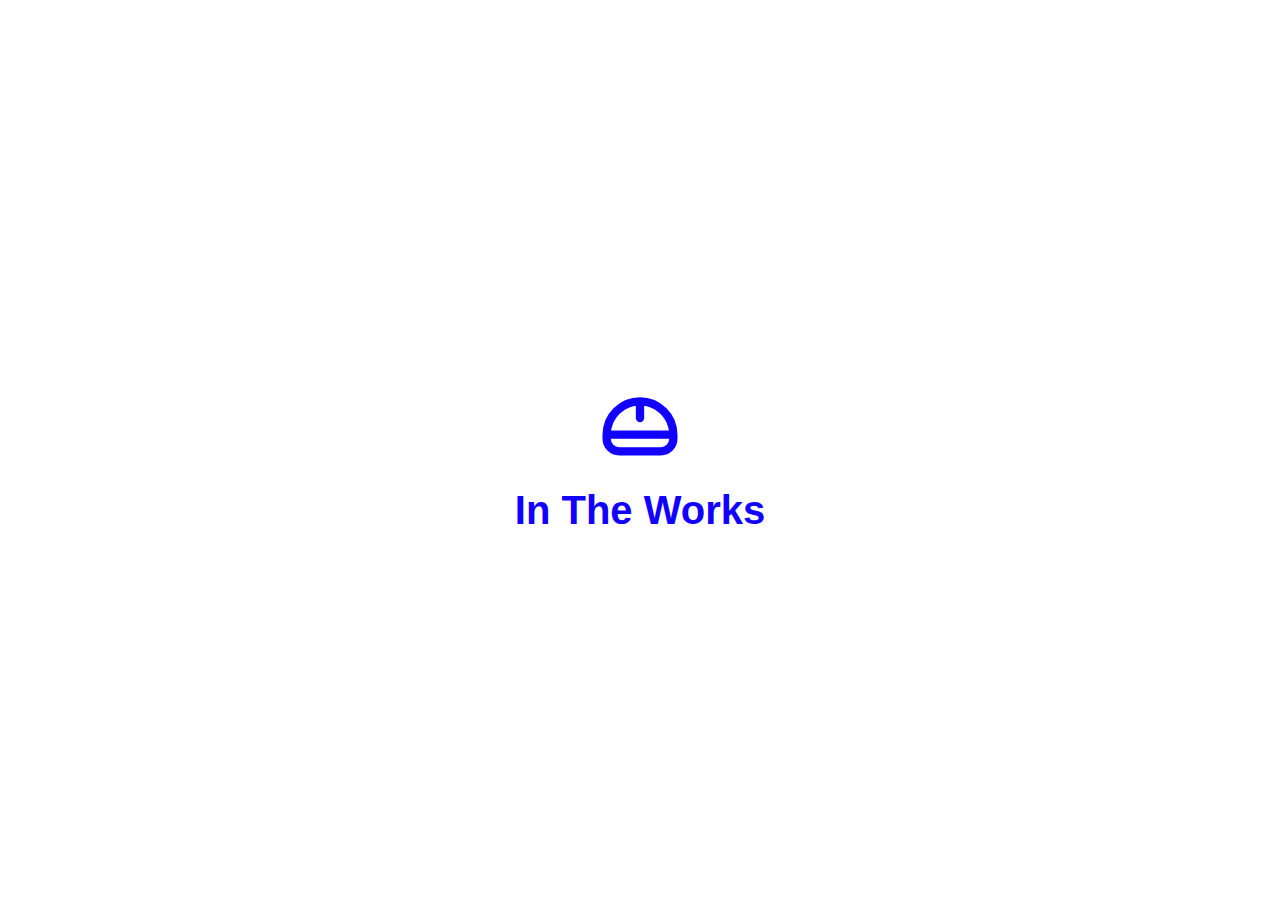
<file: index.html>
<!DOCTYPE html>
<html lang="en">
<head>
  <link rel="icon" href="favicon. ico" type="image/x-icon"/>
  <meta charset="UTF-8" />
  <meta name="viewport" content="width=device-width, initial-scale=1.0"/>
  <title>Ryan Curtis</title>
  <style>
    body {
      margin: 0;
      background-color: white;
      color: rgb(17, 0, 255);
      font-family: 'Segoe UI', Tahoma, Geneva, Verdana, sans-serif;
      display: flex;
      flex-direction: column;
      align-items: center;
      justify-content: center;
      height: 100vh;
    }
    .icon {
      width: 100px;
      height: 100px;
      margin-bottom: 20px;
    }
    h1 {
      font-size: 2.5rem;
      margin: 0;
    }
  </style>
</head>
<body>
  <!-- Trendy SVG Hard Hat Icon -->
  <svg class="icon" xmlns="http://www.w3.org/2000/svg" fill="none" viewBox="0 0 24 24" stroke="currentColor">
    <path stroke-linecap="round" stroke-linejoin="round" stroke-width="2" d="M4 16v1a3 3 0 003 3h10a3 3 0 003-3v-1M4 16c0-4.418 3.582-8 8-8s8 3.582 8 8M4 16h16M12 8v4"/>
  </svg>
  <h1>In The Works</h1>
</body>
</html>
</file>
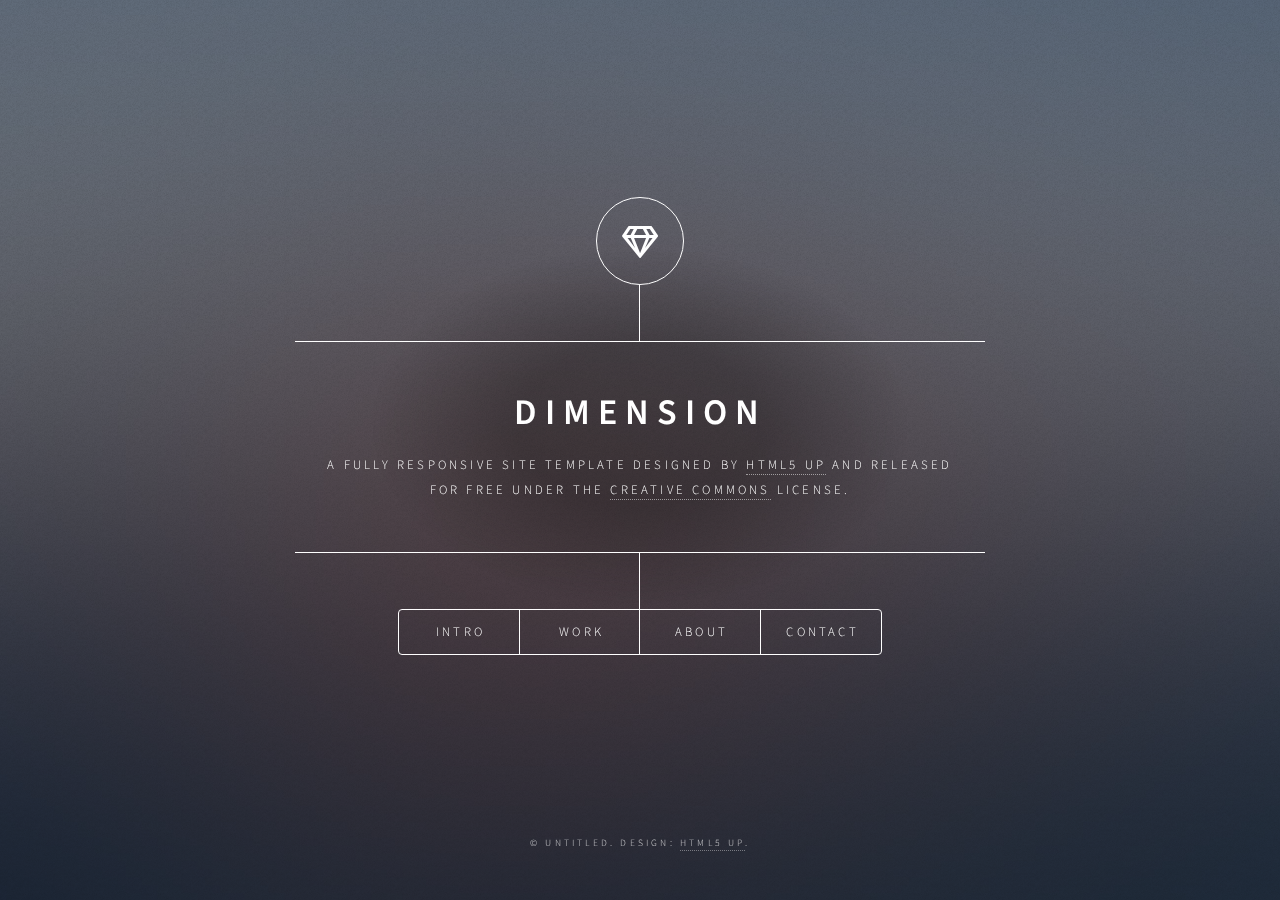
<file: html5up-dimension/index.html>
<!DOCTYPE HTML>
<!--
	Dimension by HTML5 UP
	html5up.net | @ajlkn
	Free for personal and commercial use under the CCA 3.0 license (html5up.net/license)
-->
<html>
	<head>
		<title>Dimension by HTML5 UP</title>
		<meta charset="utf-8" />
		<meta name="viewport" content="width=device-width, initial-scale=1, user-scalable=no" />
		<link rel="stylesheet" href="assets/css/main.css" />
		<noscript><link rel="stylesheet" href="assets/css/noscript.css" /></noscript>
	</head>
	<body class="is-preload">

		<!-- Wrapper -->
			<div id="wrapper">

				<!-- Header -->
					<header id="header">
						<div class="logo">
							<span class="icon fa-gem"></span>
						</div>
						<div class="content">
							<div class="inner">
								<h1>Dimension</h1>
								<p>A fully responsive site template designed by <a href="https://html5up.net">HTML5 UP</a> and released<br />
								for free under the <a href="https://html5up.net/license">Creative Commons</a> license.</p>
							</div>
						</div>
						<nav>
							<ul>
								<li><a href="#intro">Intro</a></li>
								<li><a href="#work">Work</a></li>
								<li><a href="#about">About</a></li>
								<li><a href="#contact">Contact</a></li>
								<!--<li><a href="#elements">Elements</a></li>-->
							</ul>
						</nav>
					</header>

				<!-- Main -->
					<div id="main">

						<!-- Intro -->
							<article id="intro">
								<h2 class="major">Intro</h2>
								<span class="image main"><img src="images/pic01.jpg" alt="" /></span>
								<p>Aenean ornare velit lacus, ac varius enim ullamcorper eu. Proin aliquam facilisis ante interdum congue. Integer mollis, nisl amet convallis, porttitor magna ullamcorper, amet egestas mauris. Ut magna finibus nisi nec lacinia. Nam maximus erat id euismod egestas. By the way, check out my <a href="#work">awesome work</a>.</p>
								<p>Lorem ipsum dolor sit amet, consectetur adipiscing elit. Duis dapibus rutrum facilisis. Class aptent taciti sociosqu ad litora torquent per conubia nostra, per inceptos himenaeos. Etiam tristique libero eu nibh porttitor fermentum. Nullam venenatis erat id vehicula viverra. Nunc ultrices eros ut ultricies condimentum. Mauris risus lacus, blandit sit amet venenatis non, bibendum vitae dolor. Nunc lorem mauris, fringilla in aliquam at, euismod in lectus. Pellentesque habitant morbi tristique senectus et netus et malesuada fames ac turpis egestas. In non lorem sit amet elit placerat maximus. Pellentesque aliquam maximus risus, vel sed vehicula.</p>
							</article>

						<!-- Work -->
							<article id="work">
								<h2 class="major">Work</h2>
								<span class="image main"><img src="images/pic02.jpg" alt="" /></span>
								<p>Adipiscing magna sed dolor elit. Praesent eleifend dignissim arcu, at eleifend sapien imperdiet ac. Aliquam erat volutpat. Praesent urna nisi, fringila lorem et vehicula lacinia quam. Integer sollicitudin mauris nec lorem luctus ultrices.</p>
								<p>Nullam et orci eu lorem consequat tincidunt vivamus et sagittis libero. Mauris aliquet magna magna sed nunc rhoncus pharetra. Pellentesque condimentum sem. In efficitur ligula tate urna. Maecenas laoreet massa vel lacinia pellentesque lorem ipsum dolor. Nullam et orci eu lorem consequat tincidunt. Vivamus et sagittis libero. Mauris aliquet magna magna sed nunc rhoncus amet feugiat tempus.</p>
							</article>

						<!-- About -->
							<article id="about">
								<h2 class="major">About</h2>
								<span class="image main"><img src="images/pic03.jpg" alt="" /></span>
								<p>Lorem ipsum dolor sit amet, consectetur et adipiscing elit. Praesent eleifend dignissim arcu, at eleifend sapien imperdiet ac. Aliquam erat volutpat. Praesent urna nisi, fringila lorem et vehicula lacinia quam. Integer sollicitudin mauris nec lorem luctus ultrices. Aliquam libero et malesuada fames ac ante ipsum primis in faucibus. Cras viverra ligula sit amet ex mollis mattis lorem ipsum dolor sit amet.</p>
							</article>

						<!-- Contact -->
							<article id="contact">
								<h2 class="major">Contact</h2>
								<form method="post" action="#">
									<div class="fields">
										<div class="field half">
											<label for="name">Name</label>
											<input type="text" name="name" id="name" />
										</div>
										<div class="field half">
											<label for="email">Email</label>
											<input type="text" name="email" id="email" />
										</div>
										<div class="field">
											<label for="message">Message</label>
											<textarea name="message" id="message" rows="4"></textarea>
										</div>
									</div>
									<ul class="actions">
										<li><input type="submit" value="Send Message" class="primary" /></li>
										<li><input type="reset" value="Reset" /></li>
									</ul>
								</form>
								<ul class="icons">
									<li><a href="#" class="icon brands fa-twitter"><span class="label">Twitter</span></a></li>
									<li><a href="#" class="icon brands fa-facebook-f"><span class="label">Facebook</span></a></li>
									<li><a href="#" class="icon brands fa-instagram"><span class="label">Instagram</span></a></li>
									<li><a href="#" class="icon brands fa-github"><span class="label">GitHub</span></a></li>
								</ul>
							</article>

						<!-- Elements -->
							<article id="elements">
								<h2 class="major">Elements</h2>

								<section>
									<h3 class="major">Text</h3>
									<p>This is <b>bold</b> and this is <strong>strong</strong>. This is <i>italic</i> and this is <em>emphasized</em>.
									This is <sup>superscript</sup> text and this is <sub>subscript</sub> text.
									This is <u>underlined</u> and this is code: <code>for (;;) { ... }</code>. Finally, <a href="#">this is a link</a>.</p>
									<hr />
									<h2>Heading Level 2</h2>
									<h3>Heading Level 3</h3>
									<h4>Heading Level 4</h4>
									<h5>Heading Level 5</h5>
									<h6>Heading Level 6</h6>
									<hr />
									<h4>Blockquote</h4>
									<blockquote>Fringilla nisl. Donec accumsan interdum nisi, quis tincidunt felis sagittis eget tempus euismod. Vestibulum ante ipsum primis in faucibus vestibulum. Blandit adipiscing eu felis iaculis volutpat ac adipiscing accumsan faucibus. Vestibulum ante ipsum primis in faucibus lorem ipsum dolor sit amet nullam adipiscing eu felis.</blockquote>
									<h4>Preformatted</h4>
									<pre><code>i = 0;

while (!deck.isInOrder()) {
    print 'Iteration ' + i;
    deck.shuffle();
    i++;
}

print 'It took ' + i + ' iterations to sort the deck.';</code></pre>
								</section>

								<section>
									<h3 class="major">Lists</h3>

									<h4>Unordered</h4>
									<ul>
										<li>Dolor pulvinar etiam.</li>
										<li>Sagittis adipiscing.</li>
										<li>Felis enim feugiat.</li>
									</ul>

									<h4>Alternate</h4>
									<ul class="alt">
										<li>Dolor pulvinar etiam.</li>
										<li>Sagittis adipiscing.</li>
										<li>Felis enim feugiat.</li>
									</ul>

									<h4>Ordered</h4>
									<ol>
										<li>Dolor pulvinar etiam.</li>
										<li>Etiam vel felis viverra.</li>
										<li>Felis enim feugiat.</li>
										<li>Dolor pulvinar etiam.</li>
										<li>Etiam vel felis lorem.</li>
										<li>Felis enim et feugiat.</li>
									</ol>
									<h4>Icons</h4>
									<ul class="icons">
										<li><a href="#" class="icon brands fa-twitter"><span class="label">Twitter</span></a></li>
										<li><a href="#" class="icon brands fa-facebook-f"><span class="label">Facebook</span></a></li>
										<li><a href="#" class="icon brands fa-instagram"><span class="label">Instagram</span></a></li>
										<li><a href="#" class="icon brands fa-github"><span class="label">Github</span></a></li>
									</ul>

									<h4>Actions</h4>
									<ul class="actions">
										<li><a href="#" class="button primary">Default</a></li>
										<li><a href="#" class="button">Default</a></li>
									</ul>
									<ul class="actions stacked">
										<li><a href="#" class="button primary">Default</a></li>
										<li><a href="#" class="button">Default</a></li>
									</ul>
								</section>

								<section>
									<h3 class="major">Table</h3>
									<h4>Default</h4>
									<div class="table-wrapper">
										<table>
											<thead>
												<tr>
													<th>Name</th>
													<th>Description</th>
													<th>Price</th>
												</tr>
											</thead>
											<tbody>
												<tr>
													<td>Item One</td>
													<td>Ante turpis integer aliquet porttitor.</td>
													<td>29.99</td>
												</tr>
												<tr>
													<td>Item Two</td>
													<td>Vis ac commodo adipiscing arcu aliquet.</td>
													<td>19.99</td>
												</tr>
												<tr>
													<td>Item Three</td>
													<td> Morbi faucibus arcu accumsan lorem.</td>
													<td>29.99</td>
												</tr>
												<tr>
													<td>Item Four</td>
													<td>Vitae integer tempus condimentum.</td>
													<td>19.99</td>
												</tr>
												<tr>
													<td>Item Five</td>
													<td>Ante turpis integer aliquet porttitor.</td>
													<td>29.99</td>
												</tr>
											</tbody>
											<tfoot>
												<tr>
													<td colspan="2"></td>
													<td>100.00</td>
												</tr>
											</tfoot>
										</table>
									</div>

									<h4>Alternate</h4>
									<div class="table-wrapper">
										<table class="alt">
											<thead>
												<tr>
													<th>Name</th>
													<th>Description</th>
													<th>Price</th>
												</tr>
											</thead>
											<tbody>
												<tr>
													<td>Item One</td>
													<td>Ante turpis integer aliquet porttitor.</td>
													<td>29.99</td>
												</tr>
												<tr>
													<td>Item Two</td>
													<td>Vis ac commodo adipiscing arcu aliquet.</td>
													<td>19.99</td>
												</tr>
												<tr>
													<td>Item Three</td>
													<td> Morbi faucibus arcu accumsan lorem.</td>
													<td>29.99</td>
												</tr>
												<tr>
													<td>Item Four</td>
													<td>Vitae integer tempus condimentum.</td>
													<td>19.99</td>
												</tr>
												<tr>
													<td>Item Five</td>
													<td>Ante turpis integer aliquet porttitor.</td>
													<td>29.99</td>
												</tr>
											</tbody>
											<tfoot>
												<tr>
													<td colspan="2"></td>
													<td>100.00</td>
												</tr>
											</tfoot>
										</table>
									</div>
								</section>

								<section>
									<h3 class="major">Buttons</h3>
									<ul class="actions">
										<li><a href="#" class="button primary">Primary</a></li>
										<li><a href="#" class="button">Default</a></li>
									</ul>
									<ul class="actions">
										<li><a href="#" class="button">Default</a></li>
										<li><a href="#" class="button small">Small</a></li>
									</ul>
									<ul class="actions">
										<li><a href="#" class="button primary icon solid fa-download">Icon</a></li>
										<li><a href="#" class="button icon solid fa-download">Icon</a></li>
									</ul>
									<ul class="actions">
										<li><span class="button primary disabled">Disabled</span></li>
										<li><span class="button disabled">Disabled</span></li>
									</ul>
								</section>

								<section>
									<h3 class="major">Form</h3>
									<form method="post" action="#">
										<div class="fields">
											<div class="field half">
												<label for="demo-name">Name</label>
												<input type="text" name="demo-name" id="demo-name" value="" placeholder="Jane Doe" />
											</div>
											<div class="field half">
												<label for="demo-email">Email</label>
												<input type="email" name="demo-email" id="demo-email" value="" placeholder="jane@untitled.tld" />
											</div>
											<div class="field">
												<label for="demo-category">Category</label>
												<select name="demo-category" id="demo-category">
													<option value="">-</option>
													<option value="1">Manufacturing</option>
													<option value="1">Shipping</option>
													<option value="1">Administration</option>
													<option value="1">Human Resources</option>
												</select>
											</div>
											<div class="field half">
												<input type="radio" id="demo-priority-low" name="demo-priority" checked>
												<label for="demo-priority-low">Low</label>
											</div>
											<div class="field half">
												<input type="radio" id="demo-priority-high" name="demo-priority">
												<label for="demo-priority-high">High</label>
											</div>
											<div class="field half">
												<input type="checkbox" id="demo-copy" name="demo-copy">
												<label for="demo-copy">Email me a copy</label>
											</div>
											<div class="field half">
												<input type="checkbox" id="demo-human" name="demo-human" checked>
												<label for="demo-human">Not a robot</label>
											</div>
											<div class="field">
												<label for="demo-message">Message</label>
												<textarea name="demo-message" id="demo-message" placeholder="Enter your message" rows="6"></textarea>
											</div>
										</div>
										<ul class="actions">
											<li><input type="submit" value="Send Message" class="primary" /></li>
											<li><input type="reset" value="Reset" /></li>
										</ul>
									</form>
								</section>

							</article>

					</div>

				<!-- Footer -->
					<footer id="footer">
						<p class="copyright">&copy; Untitled. Design: <a href="https://html5up.net">HTML5 UP</a>.</p>
					</footer>

			</div>

		<!-- BG -->
			<div id="bg"></div>

		<!-- Scripts -->
			<script src="assets/js/jquery.min.js"></script>
			<script src="assets/js/browser.min.js"></script>
			<script src="assets/js/breakpoints.min.js"></script>
			<script src="assets/js/util.js"></script>
			<script src="assets/js/main.js"></script>

	</body>
</html>
</file>
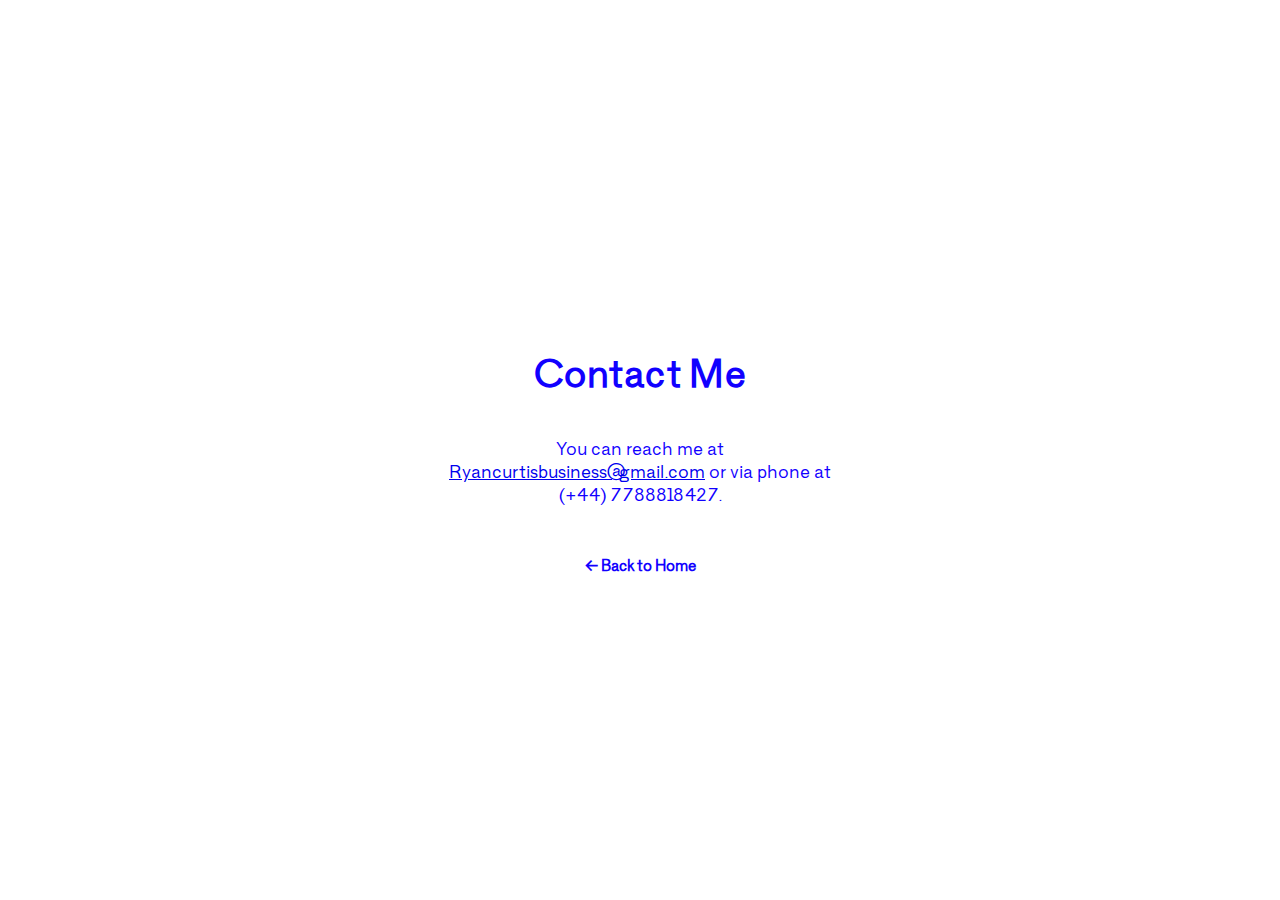
<file: About.html>
<!DOCTYPE html>
<html lang="en">
<head>
  <meta charset="UTF-8" />
  <meta name="viewport" content="width=device-width, initial-scale=1.0"/>
  <title>Contact - Ryan Curtis</title>
  <style>
    @font-face {
      font-family: 'AmericanRadar';
      src: url('fonts/AmericanRadar-Regular.ttf') format('truetype');
      font-weight: normal;
      font-style: normal;
    }
    body {
      margin: 0;
      background-color: white;
      color: rgb(17, 0, 255);
      font-family: 'AmericanRadar', Arial, sans-serif;
      display: flex;
      flex-direction: column;
      align-items: center;
      justify-content: center;
      height: 100vh;
    }
    h1 {
      font-size: 2.5rem;
      margin-bottom: 20px;
    }
    p {
      font-size: 1.2rem;
      max-width: 400px;
      text-align: center;
    }
    a.back {
      margin-top: 30px;
      color: rgb(17, 0, 255);
      text-decoration: none;
      font-weight: 600;
    }
    a.back:hover {
      text-decoration: underline;
    }
  </style>
</head>
<body>
  <h1>Contact Me</h1>
  <p>You can reach me at <a href="mailto:Ryancurtisbusiness@gmail.com">Ryancurtisbusiness@gmail.com</a> or via phone at (+44) 7788818427.</p>
  <a class="back" href="index.html">← Back to Home</a>
</body>
</html>
</file>
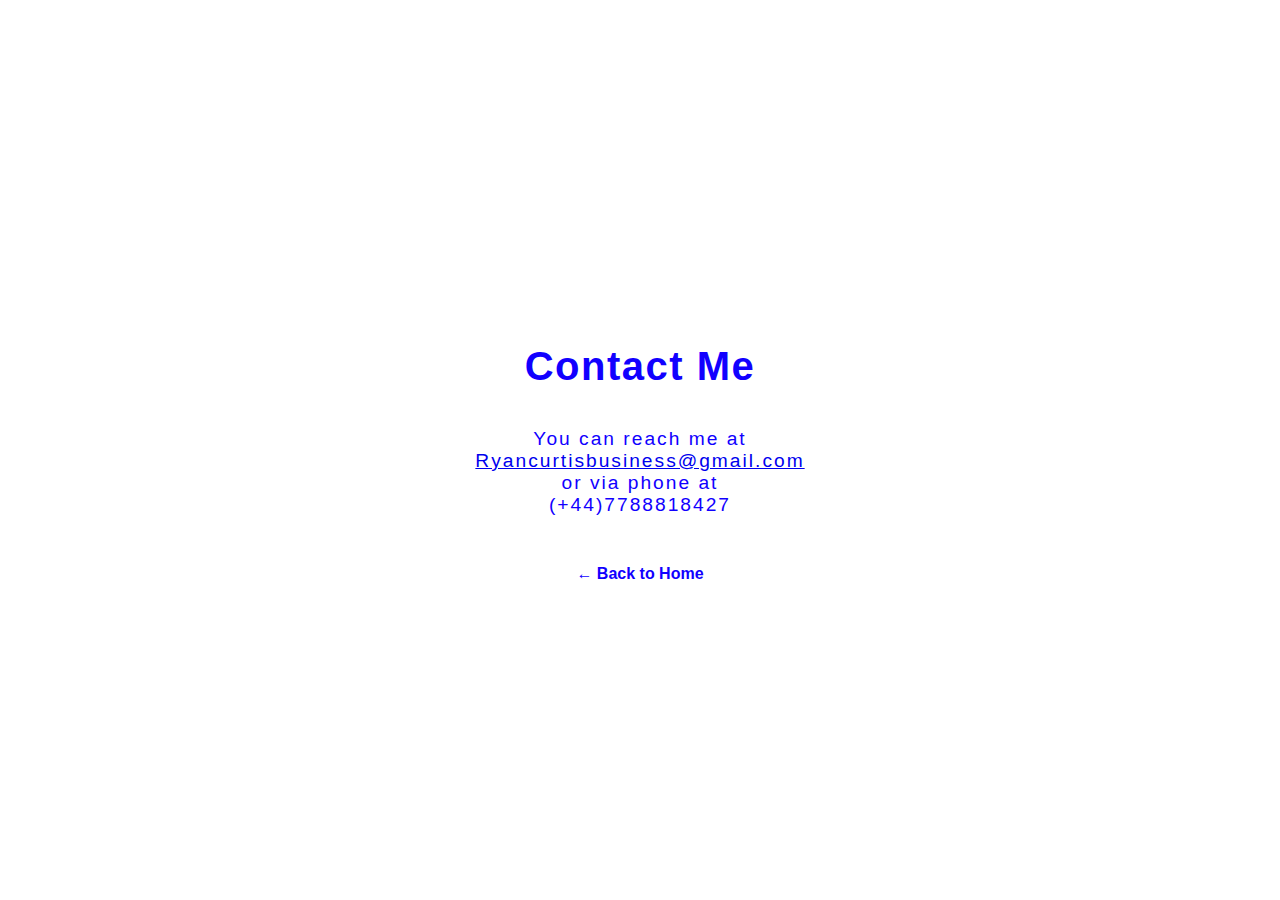
<file: CONTACT.html>
<!DOCTYPE html>
<html lang="en">
<head>
  <meta charset="UTF-8" />
  <meta name="viewport" content="width=device-width, initial-scale=1.0"/>
  <title>Contact - Ryan Curtis</title>
  <style>
    body {
      margin: 0;
      background-color: white;
      color: rgb(17, 0, 255);
      font-family: 'Segoe UI', Tahoma, Geneva, Verdana, sans-serif;
      display: flex;
      flex-direction: column;
      align-items: center;
      justify-content: center;
      height: 100vh;
    }
    h1 {
      font-size: 2.5rem;
      margin-bottom: 20px;
    }
    p {
      font-size: 1.2rem;
      max-width: 400px;
      text-align: center;
    }
    a.back {
      margin-top: 30px;
      color: rgb(17, 0, 255);
      text-decoration: none;
      font-weight: 600;
    }
    a.back:hover {
      text-decoration: underline;
    }
  </style>
</head>
<body>
  <h1 style="letter-spacing: 1.5px;">Contact Me</h1>
  <p style="letter-spacing: 2px;">You can reach me at <a href="mailto:Ryancurtisbusiness@gmail.com">Ryancurtisbusiness@gmail.com</a> <br />or via phone at <br />(+44)7788818427 </p>
  <a class="back" href="index.html">← Back to Home</a>
</body>
</html>
</file>
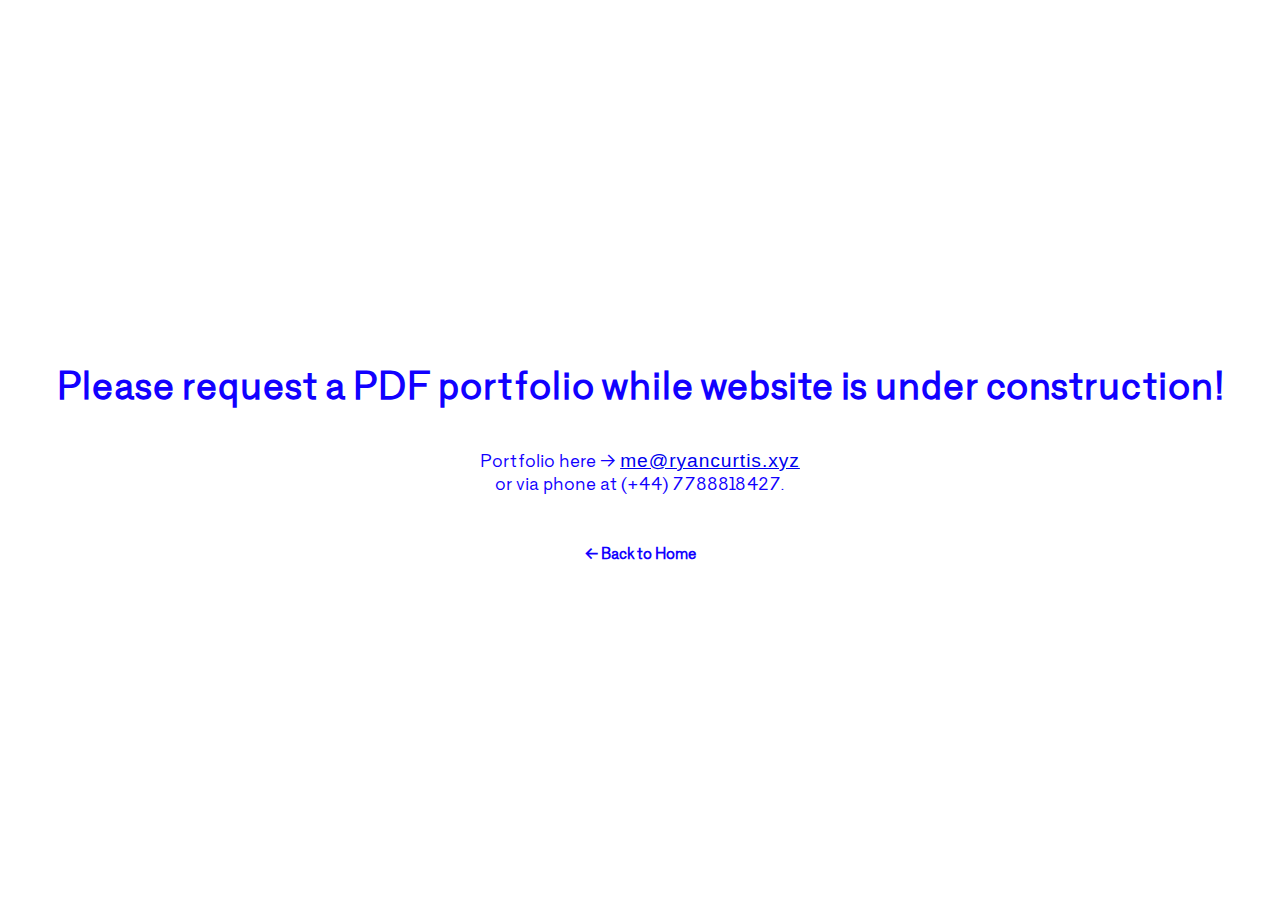
<file: Portfolio.html>
<!DOCTYPE html>
<html lang="en">
<head>
  <meta charset="UTF-8" />
  <meta name="viewport" content="width=device-width, initial-scale=1.0"/>
  <title>Contact - Ryan Curtis</title>
  <style>
    @font-face {
      font-family: 'AmericanRadar';
      src: url('fonts/AmericanRadar-Regular.ttf') format('truetype');
      font-weight: normal;
      font-style: normal;
    }
    body {
      margin: 0;
      background-color: white;
      color: rgb(17, 0, 255);
      font-family: 'AmericanRadar', Arial, sans-serif;
      display: flex;
      flex-direction: column;
      align-items: center;
      justify-content: center;
      height: 100vh;
    }
    h1 {
      font-size: 2.5rem;
      margin-bottom: 20px;
    }
    p {
      font-size: 1.2rem;
      max-width: 400px;
      text-align: center;
    }
    a.back {
      margin-top: 30px;
      color: rgb(17, 0, 255);
      text-decoration: none;
      font-weight: 600;
    }
    a.back:hover {
      text-decoration: underline;
    }
  </style>
</head>
<body>
  <h1>Please request a PDF portfolio while website is under construction!</h1>
  <p>
    Portfolio here →
    <a href="mailto:me@ryancurtis.xyz">
      <span style="font-family: Futura, Arial, sans-serif; letter-spacing: 0.05em;">
        me@ryancurtis.xyz
      </span>
    </a>
    <br>
    or via phone at (+44) 7788818427.
  </p>
  <a class="back" href="index.html">← Back to Home</a>
</body>
</html>
</file>
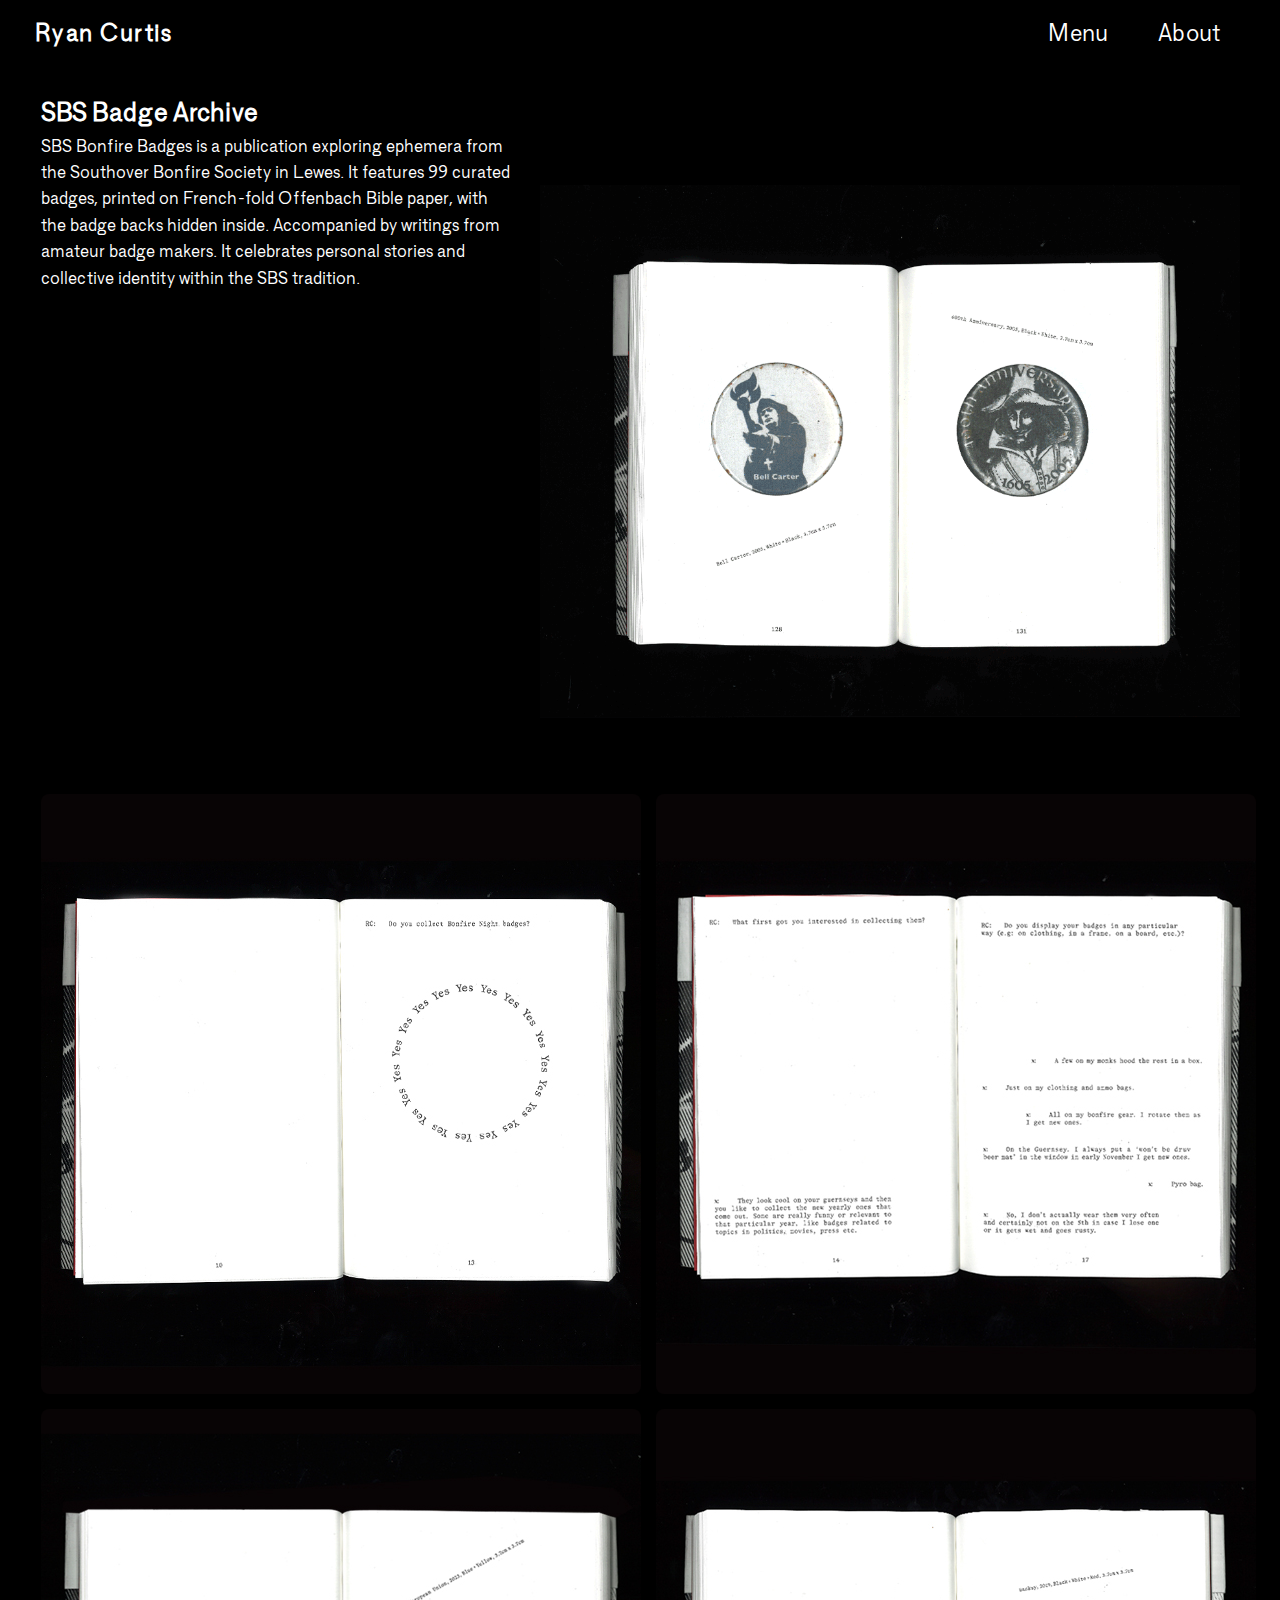
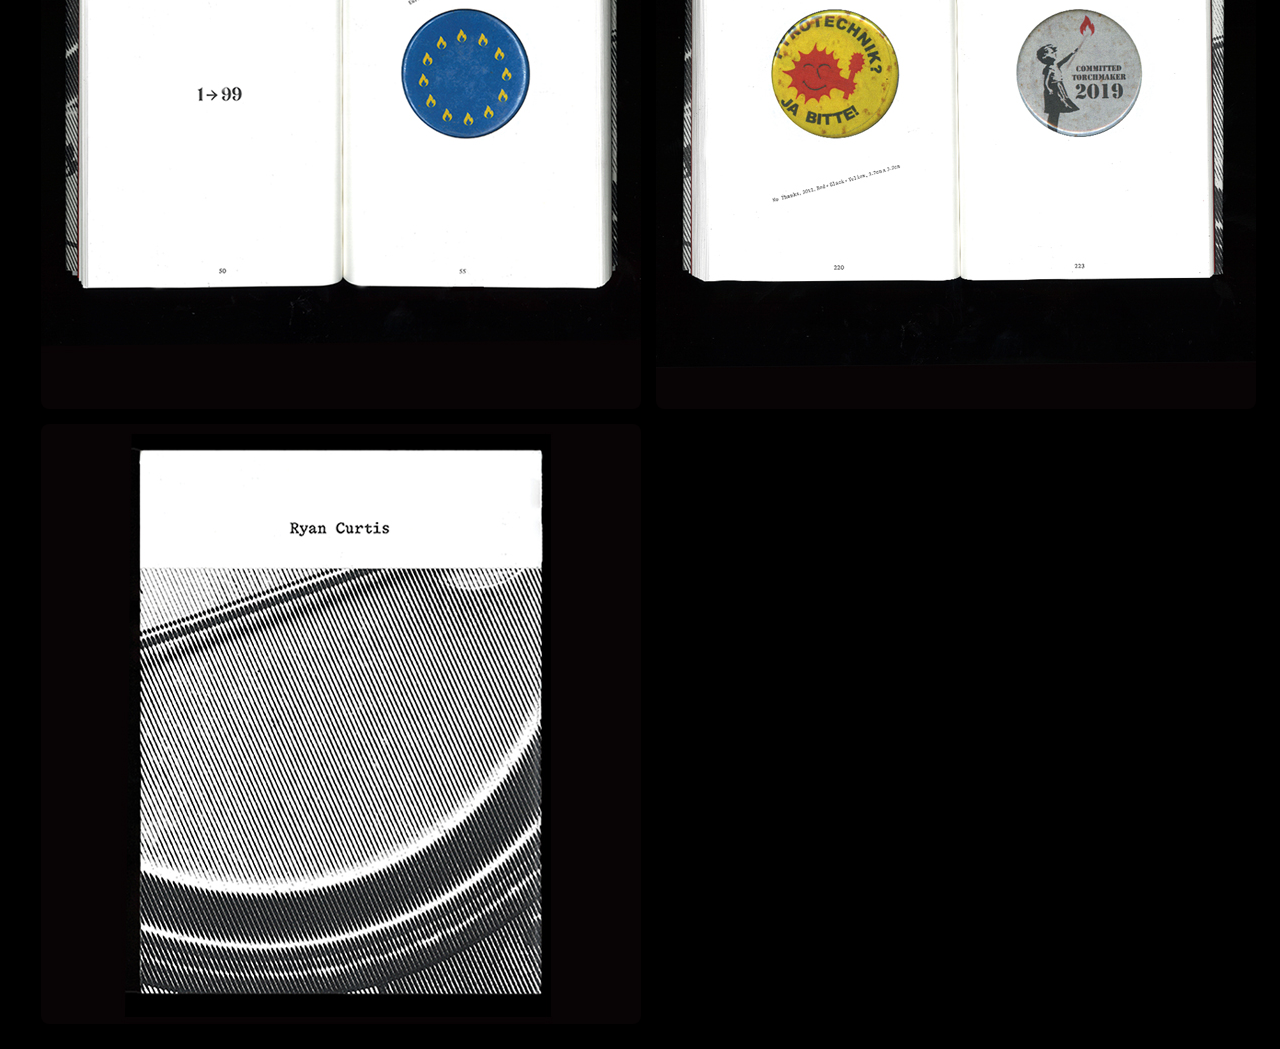
<file: SBSBADGEBOOK.html>
<!DOCTYPE html>
<html lang="en">
<head>
  <meta charset="UTF-8">
  <title>SBS Badge Book</title>
  <link rel="stylesheet" href="style.css">
</head>
<body>
  <div class="header-bar">
    <div class="header-left">Ryan Curtis</div>
    <div class="header-right">
      <span class="dropdown-parent">
        <a href="#" class="projects-link">Menu</a>
        <ul class="dropdown-menu">
          <li><a href="Index.html">Graphic Design</a></li>
          <li><a href="Video.html">Video</a></li>
          <li><a href="Production.html">Production</a></li>
        </ul>
      </span>
      <span><a href="About.html">About</a></span>
    </div>
  </div>

  <div class="badgebook-container">
    <div class="badge-row">
      <div class="badge-description">
        <h2>SBS Badge Archive</h2>
        <p>
          SBS Bonfire Badges is a publication exploring ephemera from the Southover Bonfire Society in Lewes. It features 99 curated badges, printed on French-fold Offenbach Bible paper, with the badge backs hidden inside. Accompanied by writings from amateur badge makers. It celebrates personal stories and collective identity within the SBS tradition.
        </p>
      </div>
      <img class="badge-featured" src="images/STRANDBOOK.gif" alt="Badge 1">
    </div>
    <div class="badge-images">
      <img src="images/SBS_1.jpg" alt="Badge 2">
      <img src="images/SBS_2.jpg" alt="Badge 3">
      <img src="images/SBS_3.jpg" alt="Badge 4">
      <img src="images/SBS_4.jpg" alt="Badge 5">
      <img src="images/SBS_56.jpg" alt="Badge 6">
    </div>
  </div>
</body>
</html>
</file>
<file: html5up-dimension/assets/css/noscript.css>
/*
	Dimension by HTML5 UP
	html5up.net | @ajlkn
	Free for personal and commercial use under the CCA 3.0 license (html5up.net/license)
*/

/* BG */

	body.is-preload #bg:before {
		background-color: transparent;
	}

/* Header */

	body.is-preload #header {
		-moz-filter: none;
		-webkit-filter: none;
		-ms-filter: none;
		filter: none;
	}

		body.is-preload #header > * {
			opacity: 1;
		}

		body.is-preload #header .content .inner {
			max-height: none;
			padding: 3rem 2rem;
			opacity: 1;
		}

/* Main */

	#main article {
		opacity: 1;
		margin: 4rem 0 0 0;
	}
</file>
<file: style.css>
* {
    margin: 0;
    padding: 0;
    box-sizing: border-box;
}

@font-face {
    font-family: 'AmericanRadar';
    src: url('fonts/AmericanRadar-Regular.ttf') format('truetype');
    font-weight: normal;
    font-style: normal;
}

body {
    background: #000000;
    color: #fff;
    font-family: 'AmericanRadar', Arial, sans-serif;
    padding-top: 0; /* Or a small value like 24px if you want a little space */
}

@keyframes slide {
    from { transform: translateX(0); }
    to { transform: translateX(-50%); }
}

.images {
    overflow: hidden;
    padding: 20px 0;
    white-space: nowrap;
    position: relative;
    width: 100vw;
}

.images:before,
.images:after {
    position: absolute;
    top: 0;
    width: 250px;
    height: 100%;
    content: "";
    z-index: 2;
    pointer-events: none;
}

.images:before {
    left: 0;
    background: linear-gradient(to left, rgba(255,255,255,0), #000);
}

.images:after {
    right: 0;
    background: linear-gradient(to right, rgba(255,255,255,0), #000);
    transition: width 0.5s cubic-bezier(.4,0,.2,1);
    width: 250px;
}

.images:hover .image-slide {
    animation-play-state: paused;
}

.image-slide {
    display: inline-block;
    white-space: nowrap;
    animation: slide linear infinite;
    animation-duration: 55s; /* fallback */
    animation-duration: var(--slide-duration, 55s);
}

.image-slide img {
    width: 600px;
    margin: 20px;
    vertical-align: middle;
}

.slide-item {
    display: inline-block;
    text-align: center;
    vertical-align: top;
    position: relative; /* Needed for absolute positioning */
}

.caption {
    display: none;
    position: absolute;
    left: 0;
    right: 0;
    bottom: 75px;
    color: #fff;
    font-size: 1.2em;
    font-family: 'AmericanRadar', Arial, sans-serif;
    line-height: 1.1;
    padding: 24px 0 8px 0;
    margin: 0;
    z-index: 2;
    border-radius: 0 0 16px 16px;
    transition: background 0;
    background: none;
}

.slide-item:hover .caption {
    display: block;
}

/* Header Bar */
.header-bar {
    width: 100vw;
    display: flex;
    justify-content: space-between;
    align-items: flex-start;
    background: #000000;
    color: #fff;
    padding: 20px 35px;
    font-family: 'AmericanRadar', Arial, sans-serif;
    font-size: 1.5em;
    box-sizing: border-box;
}

.header-left {
    font-weight: bold;
    letter-spacing: 0.06em; /* Adjust this value as needed
    /* Add padding if you want more space on the right */
}

.header-right {
    display: flex;
    align-items: center;
}

.header-right a {
    color: #ffffff;
    text-decoration: none;
    transition: color 0.3s;
    padding: 0 25px;
    font-weight: normal;
    margin: 0;
}

.header-right a:hover {
    color: #ffc3f8;
}

/* Gradient expansion for carousel */
.images.expand-gradient:after {
    width: 60vw;
}

/* Dropdown styles */
.dropdown-parent {
    position: relative;
    display: inline-block;
}

.dropdown-menu {
    position: absolute;
    left: 0;
    top: 100%;
    background: transparent;
    min-width: 180px;
    box-shadow: none;
    z-index: 200;
    padding: 0;
    margin: 0;
    list-style: none;
    border-radius: 0 0 8px 8px;
    opacity: 0;
    max-height: 0;
    overflow: hidden;
    transition:
        opacity 0.5s cubic-bezier(.4,0,.2,1),
        max-height 0.5s cubic-bezier(.4,0,.2,1);
    pointer-events: none;
}

.dropdown-parent:hover .dropdown-menu,
.dropdown-parent:focus-within .dropdown-menu {
    opacity: 1;
    max-height: 500px;
    pointer-events: auto;
}

.dropdown-menu li {
    list-style: none;
    margin: 0;
    padding: 0;
}

.dropdown-menu a {
    display: block;
    color: #fff;
    padding: 0px 0;
    text-decoration: none;
    transition: background 0.2s, color 0.2s;
    font-size: 1em;
    white-space: nowrap;
}

.dropdown-menu a:hover {
    background: none;
    color: #ff00ff; /* Match the header hover color */
}

/* Gradient expansion when dropdown is open (if you use JS to add .expand-gradient) */
.dropdown-parent:hover ~ .images:after,
.dropdown-parent:focus-within ~ .images:after {
    width: 60vw;
}

.projects-grid,
.projects-grid .project-caption {
    color: #fff;
}

.header-right {
    display: flex;
    align-items: center;
}

.dropdown-parent {
    position: relative;
    display: inline-block;
}

.dropdown-menu {
    position: absolute;
    left: 0;
    top: 100%;
    background: transparent;
    min-width: 180px;
    box-shadow: none;
    z-index: 200;
    padding: 0;
    margin: 0;
    list-style: none;
    border-radius: 0 0 8px 8px;
    opacity: 0;
    max-height: 0;
    overflow: hidden;
    transition:
        opacity 0.5s cubic-bezier(.4,0,.2,1),
        max-height 0.5s cubic-bezier(.4,0,.2,1);
    pointer-events: none;
}

.dropdown-parent:hover .dropdown-menu,
.dropdown-parent:focus-within .dropdown-menu {
    opacity: 1;
    max-height: 500px;
    pointer-events: auto;
}

.dropdown-menu li {
    list-style: none;
    margin: 0;
    padding: 0;
}

.dropdown-menu a {
    display: block;
    color: #fff;
    padding: 12px 0;
    text-decoration: none;
    transition: background 0.2s, color 0.2s;
    font-size: 1em;
    white-space: nowrap;
}

.dropdown-menu a:hover {
    background: none;
    color: #ff00ff; /* Match the header hover color */
}

/* Gradient expansion when dropdown is open (if you use JS to add .expand-gradient) */
.dropdown-parent:hover ~ .images:after,
.dropdown-parent:focus-within ~ .images:after {
    width: 60vw;
}

.badgebook-container {
  display: flex;
  flex-direction: column;
  gap: 0px;
  max-width: 1200px;
  margin: 25px auto;
  padding-left: 1px; /* Only if you want to match the header */
  padding-right: 0;
  padding-top: 0;
  padding-bottom: 0;
}

.badge-row {
  display: flex;
  flex-direction: row;
  align-items: flex-start; /* top aligned */
  gap: 25px;              /* space between text and gif */
}

.badge-description {
  flex: 1;
  color: #fff;
  font-family: 'AmericanRadar', Arial, sans-serif;
  font-size: 1.1em;
  max-width: 500px;
  padding-left: 0;
  margin-left: 0;
  line-height: 1.5;
  text-align: left;
  background: none;
  box-shadow: none;
  border: none;
  margin: 0;
}

.badge-featured {
  width: 900px;         /* Make it larger */
  height: 900px;
  object-fit: cover;
  border-radius: 100px;
  display: block;
  margin-left: auto;    /* Pushes the image as far right as possible */
}

.badge-images {
  display: grid;
  grid-template-columns: repeat(2, 1fr);
  gap: 15px;
  width: 100%;
}

.badge-images img {
  width: 600px;
  height: 600px;
  object-fit: cover;
  border-radius: 8px;
  display: block;
}

.badge-grid-align {
  display: grid;
  grid-template-columns: 1fr 1fr;
  gap: 24px;
  width: 100%;
  margin-top: 32px;
  align-items: start;
}

.badge-featured {
  grid-row: 2 / span 2;   /* Start on the second row */
  grid-column: 1 / 2;
  width: 200%;
  height: 200%;
  max-width: 700px;
  max-height: 700px;
  object-fit: cover;
  border-radius: 8px;
  display: block;
}

.badge-grid-align img:not(.badge-featured) {
  width: 100%;
  height: 340px;
  object-fit: cover;
  border-radius: 8px;
  display: block;
}

/* Responsive: stack on mobile */
@media (max-width: 900px) {
  .badge-grid-align {
    grid-template-columns: 1fr;
  }
  .badge-featured {
    grid-row: auto;
    grid-column: auto;
    max-width: 100%;
    max-height: 400px;
  }
}

.small-gif {
  width: 200px;   /* or your desired width */
  height: auto;   /* keeps aspect ratio */
}
</file>
<file: html5up-dimension/assets/css/main.css>
@import url(fontawesome-all.min.css);
@import url("https://fonts.googleapis.com/css?family=Source+Sans+Pro:300italic,600italic,300,600");

/*
	Dimension by HTML5 UP
	html5up.net | @ajlkn
	Free for personal and commercial use under the CCA 3.0 license (html5up.net/license)
*/

html, body, div, span, applet, object,
iframe, h1, h2, h3, h4, h5, h6, p, blockquote,
pre, a, abbr, acronym, address, big, cite,
code, del, dfn, em, img, ins, kbd, q, s, samp,
small, strike, strong, sub, sup, tt, var, b,
u, i, center, dl, dt, dd, ol, ul, li, fieldset,
form, label, legend, table, caption, tbody,
tfoot, thead, tr, th, td, article, aside,
canvas, details, embed, figure, figcaption,
footer, header, hgroup, menu, nav, output, ruby,
section, summary, time, mark, audio, video {
	margin: 0;
	padding: 0;
	border: 0;
	font-size: 100%;
	font: inherit;
	vertical-align: baseline;}

article, aside, details, figcaption, figure,
footer, header, hgroup, menu, nav, section {
	display: block;}

body {
	line-height: 1;
}

ol, ul {
	list-style: none;
}

blockquote, q {
	quotes: none;
}

	blockquote:before, blockquote:after, q:before, q:after {
		content: '';
		content: none;
	}

table {
	border-collapse: collapse;
	border-spacing: 0;
}

body {
	-webkit-text-size-adjust: none;
}

mark {
	background-color: transparent;
	color: inherit;
}

input::-moz-focus-inner {
	border: 0;
	padding: 0;
}

input, select, textarea {
	-moz-appearance: none;
	-webkit-appearance: none;
	-ms-appearance: none;
	appearance: none;
}

/* Basic */

	@-ms-viewport {
		width: device-width;
	}

	@media screen and (max-width: 480px) {

		html, body {
			min-width: 320px;
		}

	}

	html {
		box-sizing: border-box;
	}

	*, *:before, *:after {
		box-sizing: inherit;
	}

	body {
		background: #1b1f22;
	}

		body.is-preload *, body.is-preload *:before, body.is-preload *:after {
			-moz-animation: none !important;
			-webkit-animation: none !important;
			-ms-animation: none !important;
			animation: none !important;
			-moz-transition: none !important;
			-webkit-transition: none !important;
			-ms-transition: none !important;
			transition: none !important;
		}

/* Type */

	html {
		font-size: 16pt;
	}

		@media screen and (max-width: 1680px) {

			html {
				font-size: 12pt;
			}

		}

		@media screen and (max-width: 736px) {

			html {
				font-size: 11pt;
			}

		}

		@media screen and (max-width: 360px) {

			html {
				font-size: 10pt;
			}

		}

	body, input, select, textarea {
		color: #ffffff;
		font-family: "Source Sans Pro", sans-serif;
		font-weight: 300;
		font-size: 1rem;
		line-height: 1.65;
	}

	a {
		-moz-transition: color 0.2s ease-in-out, background-color 0.2s ease-in-out, border-bottom-color 0.2s ease-in-out;
		-webkit-transition: color 0.2s ease-in-out, background-color 0.2s ease-in-out, border-bottom-color 0.2s ease-in-out;
		-ms-transition: color 0.2s ease-in-out, background-color 0.2s ease-in-out, border-bottom-color 0.2s ease-in-out;
		transition: color 0.2s ease-in-out, background-color 0.2s ease-in-out, border-bottom-color 0.2s ease-in-out;
		border-bottom: dotted 1px rgba(255, 255, 255, 0.5);
		text-decoration: none;
		color: inherit;
	}

		a:hover {
			border-bottom-color: transparent;
		}

	strong, b {
		color: #ffffff;
		font-weight: 600;
	}

	em, i {
		font-style: italic;
	}

	p {
		margin: 0 0 2rem 0;
	}

	h1, h2, h3, h4, h5, h6 {
		color: #ffffff;
		font-weight: 600;
		line-height: 1.5;
		margin: 0 0 1rem 0;
		text-transform: uppercase;
		letter-spacing: 0.2rem;
	}

		h1 a, h2 a, h3 a, h4 a, h5 a, h6 a {
			color: inherit;
			text-decoration: none;
		}

		h1.major, h2.major, h3.major, h4.major, h5.major, h6.major {
			border-bottom: solid 1px #ffffff;
			width: -moz-max-content;
			width: -webkit-max-content;
			width: -ms-max-content;
			width: max-content;
			padding-bottom: 0.5rem;
			margin: 0 0 2rem 0;
		}

	h1 {
		font-size: 2.25rem;
		line-height: 1.3;
		letter-spacing: 0.5rem;
	}

	h2 {
		font-size: 1.5rem;
		line-height: 1.4;
		letter-spacing: 0.5rem;
	}

	h3 {
		font-size: 1rem;
	}

	h4 {
		font-size: 0.8rem;
	}

	h5 {
		font-size: 0.7rem;
	}

	h6 {
		font-size: 0.6rem;
	}

	@media screen and (max-width: 736px) {

		h1 {
			font-size: 1.75rem;
			line-height: 1.4;
		}

		h2 {
			font-size: 1.25em;
			line-height: 1.5;
		}

	}

	sub {
		font-size: 0.8rem;
		position: relative;
		top: 0.5rem;
	}

	sup {
		font-size: 0.8rem;
		position: relative;
		top: -0.5rem;
	}

	blockquote {
		border-left: solid 4px #ffffff;
		font-style: italic;
		margin: 0 0 2rem 0;
		padding: 0.5rem 0 0.5rem 2rem;
	}

	code {
		background: rgba(255, 255, 255, 0.075);
		border-radius: 4px;
		font-family: "Courier New", monospace;
		font-size: 0.9rem;
		margin: 0 0.25rem;
		padding: 0.25rem 0.65rem;
	}

	pre {
		-webkit-overflow-scrolling: touch;
		font-family: "Courier New", monospace;
		font-size: 0.9rem;
		margin: 0 0 2rem 0;
	}

		pre code {
			display: block;
			line-height: 1.75;
			padding: 1rem 1.5rem;
			overflow-x: auto;
		}

	hr {
		border: 0;
		border-bottom: solid 1px #ffffff;
		margin: 2.75rem 0;
	}

	.align-left {
		text-align: left;
	}

	.align-center {
		text-align: center;
	}

	.align-right {
		text-align: right;
	}

/* Form */

	form {
		margin: 0 0 2rem 0;
	}

		form > :last-child {
			margin-bottom: 0;
		}

		form > .fields {
			display: -moz-flex;
			display: -webkit-flex;
			display: -ms-flex;
			display: flex;
			-moz-flex-wrap: wrap;
			-webkit-flex-wrap: wrap;
			-ms-flex-wrap: wrap;
			flex-wrap: wrap;
			width: calc(100% + 3rem);
			margin: -1.5rem 0 2rem -1.5rem;
		}

			form > .fields > .field {
				-moz-flex-grow: 0;
				-webkit-flex-grow: 0;
				-ms-flex-grow: 0;
				flex-grow: 0;
				-moz-flex-shrink: 0;
				-webkit-flex-shrink: 0;
				-ms-flex-shrink: 0;
				flex-shrink: 0;
				padding: 1.5rem 0 0 1.5rem;
				width: calc(100% - 1.5rem);
			}

				form > .fields > .field.half {
					width: calc(50% - 0.75rem);
				}

				form > .fields > .field.third {
					width: calc(100%/3 - 0.5rem);
				}

				form > .fields > .field.quarter {
					width: calc(25% - 0.375rem);
				}

		@media screen and (max-width: 480px) {

			form > .fields {
				width: calc(100% + 3rem);
				margin: -1.5rem 0 2rem -1.5rem;
			}

				form > .fields > .field {
					padding: 1.5rem 0 0 1.5rem;
					width: calc(100% - 1.5rem);
				}

					form > .fields > .field.half {
						width: calc(100% - 1.5rem);
					}

					form > .fields > .field.third {
						width: calc(100% - 1.5rem);
					}

					form > .fields > .field.quarter {
						width: calc(100% - 1.5rem);
					}

		}

	label {
		color: #ffffff;
		display: block;
		font-size: 0.8rem;
		font-weight: 300;
		letter-spacing: 0.2rem;
		line-height: 1.5;
		margin: 0 0 1rem 0;
		text-transform: uppercase;
	}

	input[type="text"],
	input[type="password"],
	input[type="email"],
	input[type="tel"],
	select,
	textarea {
		-moz-appearance: none;
		-webkit-appearance: none;
		-ms-appearance: none;
		appearance: none;
		-moz-transition: border-color 0.2s ease-in-out, box-shadow 0.2s ease-in-out, background-color 0.2s ease-in-out;
		-webkit-transition: border-color 0.2s ease-in-out, box-shadow 0.2s ease-in-out, background-color 0.2s ease-in-out;
		-ms-transition: border-color 0.2s ease-in-out, box-shadow 0.2s ease-in-out, background-color 0.2s ease-in-out;
		transition: border-color 0.2s ease-in-out, box-shadow 0.2s ease-in-out, background-color 0.2s ease-in-out;
		background-color: transparent;
		border-radius: 4px;
		border: solid 1px #ffffff;
		color: inherit;
		display: block;
		outline: 0;
		padding: 0 1rem;
		text-decoration: none;
		width: 100%;
	}

		input[type="text"]:invalid,
		input[type="password"]:invalid,
		input[type="email"]:invalid,
		input[type="tel"]:invalid,
		select:invalid,
		textarea:invalid {
			box-shadow: none;
		}

		input[type="text"]:focus,
		input[type="password"]:focus,
		input[type="email"]:focus,
		input[type="tel"]:focus,
		select:focus,
		textarea:focus {
			background: rgba(255, 255, 255, 0.075);
			border-color: #ffffff;
			box-shadow: 0 0 0 1px #ffffff;
		}

	select {
		background-image: url("data:image/svg+xml;charset=utf8,%3Csvg xmlns='http://www.w3.org/2000/svg' width='40' height='40' preserveAspectRatio='none' viewBox='0 0 40 40'%3E%3Cpath d='M9.4,12.3l10.4,10.4l10.4-10.4c0.2-0.2,0.5-0.4,0.9-0.4c0.3,0,0.6,0.1,0.9,0.4l3.3,3.3c0.2,0.2,0.4,0.5,0.4,0.9 c0,0.4-0.1,0.6-0.4,0.9L20.7,31.9c-0.2,0.2-0.5,0.4-0.9,0.4c-0.3,0-0.6-0.1-0.9-0.4L4.3,17.3c-0.2-0.2-0.4-0.5-0.4-0.9 c0-0.4,0.1-0.6,0.4-0.9l3.3-3.3c0.2-0.2,0.5-0.4,0.9-0.4S9.1,12.1,9.4,12.3z' fill='%23ffffff' /%3E%3C/svg%3E");
		background-size: 1.25rem;
		background-repeat: no-repeat;
		background-position: calc(100% - 1rem) center;
		height: 2.75rem;
		padding-right: 2.75rem;
		text-overflow: ellipsis;
	}

		select option {
			color: #ffffff;
			background: #1b1f22;
		}

		select:focus::-ms-value {
			background-color: transparent;
		}

		select::-ms-expand {
			display: none;
		}

	input[type="text"],
	input[type="password"],
	input[type="email"],
	select {
		height: 2.75rem;
	}

	textarea {
		padding: 0.75rem 1rem;
	}

	input[type="checkbox"],
	input[type="radio"] {
		-moz-appearance: none;
		-webkit-appearance: none;
		-ms-appearance: none;
		appearance: none;
		display: block;
		float: left;
		margin-right: -2rem;
		opacity: 0;
		width: 1rem;
		z-index: -1;
	}

		input[type="checkbox"] + label,
		input[type="radio"] + label {
			text-decoration: none;
			-moz-user-select: none;
			-webkit-user-select: none;
			-ms-user-select: none;
			user-select: none;
			color: #ffffff;
			cursor: pointer;
			display: inline-block;
			font-size: 0.8rem;
			font-weight: 300;
			margin: 0 0 0.5rem 0;
			padding-left: 2.65rem;
			padding-right: 0.75rem;
			position: relative;
		}

			input[type="checkbox"] + label:before,
			input[type="radio"] + label:before {
				-moz-osx-font-smoothing: grayscale;
				-webkit-font-smoothing: antialiased;
				display: inline-block;
				font-style: normal;
				font-variant: normal;
				text-rendering: auto;
				line-height: 1;
				text-transform: none !important;
				font-family: 'Font Awesome 5 Free';
				font-weight: 900;
			}

			input[type="checkbox"] + label:before,
			input[type="radio"] + label:before {
				-moz-transition: border-color 0.2s ease-in-out, box-shadow 0.2s ease-in-out, background-color 0.2s ease-in-out;
				-webkit-transition: border-color 0.2s ease-in-out, box-shadow 0.2s ease-in-out, background-color 0.2s ease-in-out;
				-ms-transition: border-color 0.2s ease-in-out, box-shadow 0.2s ease-in-out, background-color 0.2s ease-in-out;
				transition: border-color 0.2s ease-in-out, box-shadow 0.2s ease-in-out, background-color 0.2s ease-in-out;
				border-radius: 4px;
				border: solid 1px #ffffff;
				content: '';
				display: inline-block;
				height: 1.65rem;
				left: 0;
				line-height: 1.65rem;
				position: absolute;
				text-align: center;
				top: -0.15rem;
				width: 1.65rem;
			}

		input[type="checkbox"]:checked + label:before,
		input[type="radio"]:checked + label:before {
			background: #ffffff !important;
			border-color: #ffffff !important;
			color: #1b1f22;
			content: '\f00c';
		}

		input[type="checkbox"]:focus + label:before,
		input[type="radio"]:focus + label:before {
			background: rgba(255, 255, 255, 0.075);
			border-color: #ffffff;
			box-shadow: 0 0 0 1px #ffffff;
		}

	input[type="checkbox"] + label:before {
		border-radius: 4px;
	}

	input[type="radio"] + label:before {
		border-radius: 100%;
	}

	::-webkit-input-placeholder {
		color: rgba(255, 255, 255, 0.5) !important;
		opacity: 1.0;
	}

	:-moz-placeholder {
		color: rgba(255, 255, 255, 0.5) !important;
		opacity: 1.0;
	}

	::-moz-placeholder {
		color: rgba(255, 255, 255, 0.5) !important;
		opacity: 1.0;
	}

	:-ms-input-placeholder {
		color: rgba(255, 255, 255, 0.5) !important;
		opacity: 1.0;
	}

	.formerize-placeholder {
		color: rgba(255, 255, 255, 0.5) !important;
		opacity: 1.0;
	}

/* Box */

	.box {
		border-radius: 4px;
		border: solid 1px #ffffff;
		margin-bottom: 2rem;
		padding: 1.5em;
	}

		.box > :last-child,
		.box > :last-child > :last-child,
		.box > :last-child > :last-child > :last-child {
			margin-bottom: 0;
		}

		.box.alt {
			border: 0;
			border-radius: 0;
			padding: 0;
		}

/* Icon */

	.icon {
		text-decoration: none;
		border-bottom: none;
		position: relative;
	}

		.icon:before {
			-moz-osx-font-smoothing: grayscale;
			-webkit-font-smoothing: antialiased;
			display: inline-block;
			font-style: normal;
			font-variant: normal;
			text-rendering: auto;
			line-height: 1;
			text-transform: none !important;
			font-family: 'Font Awesome 5 Free';
			font-weight: 400;
		}

		.icon > .label {
			display: none;
		}

		.icon:before {
			line-height: inherit;
		}

		.icon.solid:before {
			font-weight: 900;
		}

		.icon.brands:before {
			font-family: 'Font Awesome 5 Brands';
		}

/* Image */

	.image {
		border-radius: 4px;
		border: 0;
		display: inline-block;
		position: relative;
	}

		.image:before {
			pointer-events: none;
			background-image: url("../../images/overlay.png");
			background-color: rgba(19, 21, 25, 0.5);
			border-radius: 4px;
			content: '';
			display: block;
			height: 100%;
			left: 0;
			opacity: 0.5;
			position: absolute;
			top: 0;
			width: 100%;
		}

		.image img {
			border-radius: 4px;
			display: block;
		}

		.image.left, .image.right {
			max-width: 40%;
		}

			.image.left img, .image.right img {
				width: 100%;
			}

		.image.left {
			float: left;
			padding: 0 1.5em 1em 0;
			top: 0.25em;
		}

		.image.right {
			float: right;
			padding: 0 0 1em 1.5em;
			top: 0.25em;
		}

		.image.fit {
			display: block;
			margin: 0 0 2rem 0;
			width: 100%;
		}

			.image.fit img {
				width: 100%;
			}

		.image.main {
			display: block;
			margin: 2.5rem 0;
			width: 100%;
		}

			.image.main img {
				width: 100%;
			}

		@media screen and (max-width: 736px) {

			.image.main {
				margin: 2rem 0;
			}

		}

		@media screen and (max-width: 480px) {

			.image.main {
				margin: 1.5rem 0;
			}

		}

/* List */

	ol {
		list-style: decimal;
		margin: 0 0 2rem 0;
		padding-left: 1.25em;
	}

		ol li {
			padding-left: 0.25em;
		}

	ul {
		list-style: disc;
		margin: 0 0 2rem 0;
		padding-left: 1em;
	}

		ul li {
			padding-left: 0.5em;
		}

		ul.alt {
			list-style: none;
			padding-left: 0;
		}

			ul.alt li {
				border-top: solid 1px #ffffff;
				padding: 0.5em 0;
			}

				ul.alt li:first-child {
					border-top: 0;
					padding-top: 0;
				}

	dl {
		margin: 0 0 2rem 0;
	}

		dl dt {
			display: block;
			font-weight: 600;
			margin: 0 0 1rem 0;
		}

		dl dd {
			margin-left: 2rem;
		}

/* Actions */

	ul.actions {
		display: -moz-flex;
		display: -webkit-flex;
		display: -ms-flex;
		display: flex;
		cursor: default;
		list-style: none;
		margin-left: -1rem;
		padding-left: 0;
	}

		ul.actions li {
			padding: 0 0 0 1rem;
			vertical-align: middle;
		}

		ul.actions.special {
			-moz-justify-content: center;
			-webkit-justify-content: center;
			-ms-justify-content: center;
			justify-content: center;
			width: 100%;
			margin-left: 0;
		}

			ul.actions.special li:first-child {
				padding-left: 0;
			}

		ul.actions.stacked {
			-moz-flex-direction: column;
			-webkit-flex-direction: column;
			-ms-flex-direction: column;
			flex-direction: column;
			margin-left: 0;
		}

			ul.actions.stacked li {
				padding: 1.3rem 0 0 0;
			}

				ul.actions.stacked li:first-child {
					padding-top: 0;
				}

		ul.actions.fit {
			width: calc(100% + 1rem);
		}

			ul.actions.fit li {
				-moz-flex-grow: 1;
				-webkit-flex-grow: 1;
				-ms-flex-grow: 1;
				flex-grow: 1;
				-moz-flex-shrink: 1;
				-webkit-flex-shrink: 1;
				-ms-flex-shrink: 1;
				flex-shrink: 1;
				width: 100%;
			}

				ul.actions.fit li > * {
					width: 100%;
				}

			ul.actions.fit.stacked {
				width: 100%;
			}

		@media screen and (max-width: 480px) {

			ul.actions:not(.fixed) {
				-moz-flex-direction: column;
				-webkit-flex-direction: column;
				-ms-flex-direction: column;
				flex-direction: column;
				margin-left: 0;
				width: 100% !important;
			}

				ul.actions:not(.fixed) li {
					-moz-flex-grow: 1;
					-webkit-flex-grow: 1;
					-ms-flex-grow: 1;
					flex-grow: 1;
					-moz-flex-shrink: 1;
					-webkit-flex-shrink: 1;
					-ms-flex-shrink: 1;
					flex-shrink: 1;
					padding: 1rem 0 0 0;
					text-align: center;
					width: 100%;
				}

					ul.actions:not(.fixed) li > * {
						width: 100%;
					}

					ul.actions:not(.fixed) li:first-child {
						padding-top: 0;
					}

					ul.actions:not(.fixed) li input[type="submit"],
					ul.actions:not(.fixed) li input[type="reset"],
					ul.actions:not(.fixed) li input[type="button"],
					ul.actions:not(.fixed) li button,
					ul.actions:not(.fixed) li .button {
						width: 100%;
					}

						ul.actions:not(.fixed) li input[type="submit"].icon:before,
						ul.actions:not(.fixed) li input[type="reset"].icon:before,
						ul.actions:not(.fixed) li input[type="button"].icon:before,
						ul.actions:not(.fixed) li button.icon:before,
						ul.actions:not(.fixed) li .button.icon:before {
							margin-left: -0.5em;
						}

		}

/* Icons */

	ul.icons {
		cursor: default;
		list-style: none;
		padding-left: 0;
	}

		ul.icons li {
			display: inline-block;
			padding: 0 0.75em 0 0;
		}

			ul.icons li:last-child {
				padding-right: 0;
			}

			ul.icons li a {
				border-radius: 100%;
				box-shadow: inset 0 0 0 1px #ffffff;
				display: inline-block;
				height: 2.25rem;
				line-height: 2.25rem;
				text-align: center;
				width: 2.25rem;
			}

				ul.icons li a:hover {
					background-color: rgba(255, 255, 255, 0.075);
				}

				ul.icons li a:active {
					background-color: rgba(255, 255, 255, 0.175);
				}

/* Table */

	.table-wrapper {
		-webkit-overflow-scrolling: touch;
		overflow-x: auto;
	}

	table {
		margin: 0 0 2rem 0;
		width: 100%;
	}

		table tbody tr {
			border: solid 1px #ffffff;
			border-left: 0;
			border-right: 0;
		}

			table tbody tr:nth-child(2n + 1) {
				background-color: rgba(255, 255, 255, 0.075);
			}

		table td {
			padding: 0.75em 0.75em;
		}

		table th {
			color: #ffffff;
			font-size: 0.9em;
			font-weight: 600;
			padding: 0 0.75em 0.75em 0.75em;
			text-align: left;
		}

		table thead {
			border-bottom: solid 2px #ffffff;
		}

		table tfoot {
			border-top: solid 2px #ffffff;
		}

		table.alt {
			border-collapse: separate;
		}

			table.alt tbody tr td {
				border: solid 1px #ffffff;
				border-left-width: 0;
				border-top-width: 0;
			}

				table.alt tbody tr td:first-child {
					border-left-width: 1px;
				}

			table.alt tbody tr:first-child td {
				border-top-width: 1px;
			}

			table.alt thead {
				border-bottom: 0;
			}

			table.alt tfoot {
				border-top: 0;
			}

/* Button */

	input[type="submit"],
	input[type="reset"],
	input[type="button"],
	button,
	.button {
		-moz-appearance: none;
		-webkit-appearance: none;
		-ms-appearance: none;
		appearance: none;
		-moz-transition: background-color 0.2s ease-in-out, color 0.2s ease-in-out;
		-webkit-transition: background-color 0.2s ease-in-out, color 0.2s ease-in-out;
		-ms-transition: background-color 0.2s ease-in-out, color 0.2s ease-in-out;
		transition: background-color 0.2s ease-in-out, color 0.2s ease-in-out;
		background-color: transparent;
		border-radius: 4px;
		border: 0;
		box-shadow: inset 0 0 0 1px #ffffff;
		color: #ffffff !important;
		cursor: pointer;
		display: inline-block;
		font-size: 0.8rem;
		font-weight: 300;
		height: 2.75rem;
		letter-spacing: 0.2rem;
		line-height: 2.75rem;
		outline: 0;
		padding: 0 1.25rem 0 1.35rem;
		text-align: center;
		text-decoration: none;
		text-transform: uppercase;
		white-space: nowrap;
	}

		input[type="submit"]:hover,
		input[type="reset"]:hover,
		input[type="button"]:hover,
		button:hover,
		.button:hover {
			background-color: rgba(255, 255, 255, 0.075);
		}

		input[type="submit"]:active,
		input[type="reset"]:active,
		input[type="button"]:active,
		button:active,
		.button:active {
			background-color: rgba(255, 255, 255, 0.175);
		}

		input[type="submit"].icon:before,
		input[type="reset"].icon:before,
		input[type="button"].icon:before,
		button.icon:before,
		.button.icon:before {
			margin-right: 0.5em;
		}

		input[type="submit"].fit,
		input[type="reset"].fit,
		input[type="button"].fit,
		button.fit,
		.button.fit {
			width: 100%;
		}

		input[type="submit"].small,
		input[type="reset"].small,
		input[type="button"].small,
		button.small,
		.button.small {
			font-size: 0.6rem;
			height: 2.0625rem;
			line-height: 2.0625rem;
		}

		input[type="submit"].primary,
		input[type="reset"].primary,
		input[type="button"].primary,
		button.primary,
		.button.primary {
			background-color: #ffffff;
			color: #1b1f22 !important;
			font-weight: 600;
		}

		input[type="submit"].disabled, input[type="submit"]:disabled,
		input[type="reset"].disabled,
		input[type="reset"]:disabled,
		input[type="button"].disabled,
		input[type="button"]:disabled,
		button.disabled,
		button:disabled,
		.button.disabled,
		.button:disabled {
			pointer-events: none;
			cursor: default;
			opacity: 0.25;
		}

	input[type="submit"],
	input[type="reset"],
	input[type="button"],
	button {
		line-height: calc(2.75rem - 2px);
	}

/* BG */

	#bg {
		-moz-transform: scale(1.0);
		-webkit-transform: scale(1.0);
		-ms-transform: scale(1.0);
		transform: scale(1.0);
		-webkit-backface-visibility: hidden;
		position: fixed;
		top: 0;
		left: 0;
		width: 100%;
		height: 100vh;
		z-index: 1;
	}

		#bg:before, #bg:after {
			content: '';
			display: block;
			position: absolute;
			top: 0;
			left: 0;
			width: 100%;
			height: 100%;
		}

		#bg:before {
			-moz-transition: background-color 2.5s ease-in-out;
			-webkit-transition: background-color 2.5s ease-in-out;
			-ms-transition: background-color 2.5s ease-in-out;
			transition: background-color 2.5s ease-in-out;
			-moz-transition-delay: 0.75s;
			-webkit-transition-delay: 0.75s;
			-ms-transition-delay: 0.75s;
			transition-delay: 0.75s;
			background-image: linear-gradient(to top, rgba(19, 21, 25, 0.5), rgba(19, 21, 25, 0.5)), url("../../images/overlay.png");
			background-size: auto, 256px 256px;
			background-position: center, center;
			background-repeat: no-repeat, repeat;
			z-index: 2;
		}

		#bg:after {
			-moz-transform: scale(1.125);
			-webkit-transform: scale(1.125);
			-ms-transform: scale(1.125);
			transform: scale(1.125);
			-moz-transition: -moz-transform 0.325s ease-in-out, -moz-filter 0.325s ease-in-out;
			-webkit-transition: -webkit-transform 0.325s ease-in-out, -webkit-filter 0.325s ease-in-out;
			-ms-transition: -ms-transform 0.325s ease-in-out, -ms-filter 0.325s ease-in-out;
			transition: transform 0.325s ease-in-out, filter 0.325s ease-in-out;
			background-image: url("../../images/bg.jpg");
			background-position: center;
			background-size: cover;
			background-repeat: no-repeat;
			z-index: 1;
		}

		body.is-article-visible #bg:after {
			-moz-transform: scale(1.0825);
			-webkit-transform: scale(1.0825);
			-ms-transform: scale(1.0825);
			transform: scale(1.0825);
			-moz-filter: blur(0.2rem);
			-webkit-filter: blur(0.2rem);
			-ms-filter: blur(0.2rem);
			filter: blur(0.2rem);
		}

		body.is-preload #bg:before {
			background-color: #000000;
		}

/* Wrapper */

	#wrapper {
		display: -moz-flex;
		display: -webkit-flex;
		display: -ms-flex;
		display: flex;
		-moz-flex-direction: column;
		-webkit-flex-direction: column;
		-ms-flex-direction: column;
		flex-direction: column;
		-moz-align-items: center;
		-webkit-align-items: center;
		-ms-align-items: center;
		align-items: center;
		-moz-justify-content: space-between;
		-webkit-justify-content: space-between;
		-ms-justify-content: space-between;
		justify-content: space-between;
		position: relative;
		min-height: 100vh;
		width: 100%;
		padding: 4rem 2rem;
		z-index: 3;
	}

		#wrapper:before {
			content: '';
			display: block;
		}

		@media screen and (max-width: 1680px) {

			#wrapper {
				padding: 3rem 2rem;
			}

		}

		@media screen and (max-width: 736px) {

			#wrapper {
				padding: 2rem 1rem;
			}

		}

		@media screen and (max-width: 480px) {

			#wrapper {
				padding: 1rem;
			}

		}

/* Header */

	#header {
		display: -moz-flex;
		display: -webkit-flex;
		display: -ms-flex;
		display: flex;
		-moz-flex-direction: column;
		-webkit-flex-direction: column;
		-ms-flex-direction: column;
		flex-direction: column;
		-moz-align-items: center;
		-webkit-align-items: center;
		-ms-align-items: center;
		align-items: center;
		-moz-transition: -moz-transform 0.325s ease-in-out, -moz-filter 0.325s ease-in-out, opacity 0.325s ease-in-out;
		-webkit-transition: -webkit-transform 0.325s ease-in-out, -webkit-filter 0.325s ease-in-out, opacity 0.325s ease-in-out;
		-ms-transition: -ms-transform 0.325s ease-in-out, -ms-filter 0.325s ease-in-out, opacity 0.325s ease-in-out;
		transition: transform 0.325s ease-in-out, filter 0.325s ease-in-out, opacity 0.325s ease-in-out;
		background-image: -moz-radial-gradient(rgba(0, 0, 0, 0.25) 25%, rgba(0, 0, 0, 0) 55%);
		background-image: -webkit-radial-gradient(rgba(0, 0, 0, 0.25) 25%, rgba(0, 0, 0, 0) 55%);
		background-image: -ms-radial-gradient(rgba(0, 0, 0, 0.25) 25%, rgba(0, 0, 0, 0) 55%);
		background-image: radial-gradient(rgba(0, 0, 0, 0.25) 25%, rgba(0, 0, 0, 0) 55%);
		max-width: 100%;
		text-align: center;
	}

		#header > * {
			-moz-transition: opacity 0.325s ease-in-out;
			-webkit-transition: opacity 0.325s ease-in-out;
			-ms-transition: opacity 0.325s ease-in-out;
			transition: opacity 0.325s ease-in-out;
			position: relative;
			margin-top: 3.5rem;
		}

			#header > *:before {
				content: '';
				display: block;
				position: absolute;
				top: calc(-3.5rem - 1px);
				left: calc(50% - 1px);
				width: 1px;
				height: calc(3.5rem + 1px);
				background: #ffffff;
			}

		#header > :first-child {
			margin-top: 0;
		}

			#header > :first-child:before {
				display: none;
			}

		#header .logo {
			width: 5.5rem;
			height: 5.5rem;
			line-height: 5.5rem;
			border: solid 1px #ffffff;
			border-radius: 100%;
		}

			#header .logo .icon:before {
				font-size: 2rem;
			}

		#header .content {
			border-style: solid;
			border-color: #ffffff;
			border-top-width: 1px;
			border-bottom-width: 1px;
			max-width: 100%;
		}

			#header .content .inner {
				-moz-transition: max-height 0.75s ease, padding 0.75s ease, opacity 0.325s ease-in-out;
				-webkit-transition: max-height 0.75s ease, padding 0.75s ease, opacity 0.325s ease-in-out;
				-ms-transition: max-height 0.75s ease, padding 0.75s ease, opacity 0.325s ease-in-out;
				transition: max-height 0.75s ease, padding 0.75s ease, opacity 0.325s ease-in-out;
				-moz-transition-delay: 0.25s;
				-webkit-transition-delay: 0.25s;
				-ms-transition-delay: 0.25s;
				transition-delay: 0.25s;
				padding: 3rem 2rem;
				max-height: 40rem;
				overflow: hidden;
			}

				#header .content .inner > :last-child {
					margin-bottom: 0;
				}

			#header .content p {
				text-transform: uppercase;
				letter-spacing: 0.2rem;
				font-size: 0.8rem;
				line-height: 2;
			}

		#header nav ul {
			display: -moz-flex;
			display: -webkit-flex;
			display: -ms-flex;
			display: flex;
			margin-bottom: 0;
			list-style: none;
			padding-left: 0;
			border: solid 1px #ffffff;
			border-radius: 4px;
		}

			#header nav ul li {
				padding-left: 0;
				border-left: solid 1px #ffffff;
			}

				#header nav ul li:first-child {
					border-left: 0;
				}

				#header nav ul li a {
					display: block;
					min-width: 7.5rem;
					height: 2.75rem;
					line-height: 2.75rem;
					padding: 0 1.25rem 0 1.45rem;
					text-transform: uppercase;
					letter-spacing: 0.2rem;
					font-size: 0.8rem;
					border-bottom: 0;
				}

					#header nav ul li a:hover {
						background-color: rgba(255, 255, 255, 0.075);
					}

					#header nav ul li a:active {
						background-color: rgba(255, 255, 255, 0.175);
					}

		#header nav.use-middle:after {
			content: '';
			display: block;
			position: absolute;
			top: 0;
			left: calc(50% - 1px);
			width: 1px;
			height: 100%;
			background: #ffffff;
		}

		#header nav.use-middle ul li.is-middle {
			border-left: 0;
		}

		body.is-article-visible #header {
			-moz-transform: scale(0.95);
			-webkit-transform: scale(0.95);
			-ms-transform: scale(0.95);
			transform: scale(0.95);
			-moz-filter: blur(0.1rem);
			-webkit-filter: blur(0.1rem);
			-ms-filter: blur(0.1rem);
			filter: blur(0.1rem);
			opacity: 0;
		}

		body.is-preload #header {
			-moz-filter: blur(0.125rem);
			-webkit-filter: blur(0.125rem);
			-ms-filter: blur(0.125rem);
			filter: blur(0.125rem);
		}

			body.is-preload #header > * {
				opacity: 0;
			}

			body.is-preload #header .content .inner {
				max-height: 0;
				padding-top: 0;
				padding-bottom: 0;
				opacity: 0;
			}

		@media screen and (max-width: 980px) {

			#header .content p br {
				display: none;
			}

		}

		@media screen and (max-width: 736px) {

			#header > * {
				margin-top: 2rem;
			}

				#header > *:before {
					top: calc(-2rem - 1px);
					height: calc(2rem + 1px);
				}

			#header .logo {
				width: 4.75rem;
				height: 4.75rem;
				line-height: 4.75rem;
			}

				#header .logo .icon:before {
					font-size: 1.75rem;
				}

			#header .content .inner {
				padding: 2.5rem 1rem;
			}

			#header .content p {
				line-height: 1.875;
			}

		}

		@media screen and (max-width: 480px) {

			#header {
				padding: 1.5rem 0;
			}

				#header .content .inner {
					padding: 2.5rem 0;
				}

				#header nav ul {
					-moz-flex-direction: column;
					-webkit-flex-direction: column;
					-ms-flex-direction: column;
					flex-direction: column;
					min-width: 10rem;
					max-width: 100%;
				}

					#header nav ul li {
						border-left: 0;
						border-top: solid 1px #ffffff;
					}

						#header nav ul li:first-child {
							border-top: 0;
						}

						#header nav ul li a {
							height: 3rem;
							line-height: 3rem;
							min-width: 0;
							width: 100%;
						}

				#header nav.use-middle:after {
					display: none;
				}

		}

/* Main */

	#main {
		-moz-flex-grow: 1;
		-webkit-flex-grow: 1;
		-ms-flex-grow: 1;
		flex-grow: 1;
		-moz-flex-shrink: 1;
		-webkit-flex-shrink: 1;
		-ms-flex-shrink: 1;
		flex-shrink: 1;
		display: -moz-flex;
		display: -webkit-flex;
		display: -ms-flex;
		display: flex;
		-moz-align-items: center;
		-webkit-align-items: center;
		-ms-align-items: center;
		align-items: center;
		-moz-justify-content: center;
		-webkit-justify-content: center;
		-ms-justify-content: center;
		justify-content: center;
		-moz-flex-direction: column;
		-webkit-flex-direction: column;
		-ms-flex-direction: column;
		flex-direction: column;
		position: relative;
		max-width: 100%;
		z-index: 3;
	}

		#main article {
			-moz-transform: translateY(0.25rem);
			-webkit-transform: translateY(0.25rem);
			-ms-transform: translateY(0.25rem);
			transform: translateY(0.25rem);
			-moz-transition: opacity 0.325s ease-in-out, -moz-transform 0.325s ease-in-out;
			-webkit-transition: opacity 0.325s ease-in-out, -webkit-transform 0.325s ease-in-out;
			-ms-transition: opacity 0.325s ease-in-out, -ms-transform 0.325s ease-in-out;
			transition: opacity 0.325s ease-in-out, transform 0.325s ease-in-out;
			padding: 4.5rem 2.5rem 1.5rem 2.5rem ;
			position: relative;
			width: 40rem;
			max-width: 100%;
			background-color: rgba(27, 31, 34, 0.85);
			border-radius: 4px;
			opacity: 0;
		}

			#main article.active {
				-moz-transform: translateY(0);
				-webkit-transform: translateY(0);
				-ms-transform: translateY(0);
				transform: translateY(0);
				opacity: 1;
			}

			#main article .close {
				display: block;
				position: absolute;
				top: 0;
				right: 0;
				width: 4rem;
				height: 4rem;
				cursor: pointer;
				text-indent: 4rem;
				overflow: hidden;
				white-space: nowrap;
			}

				#main article .close:before {
					-moz-transition: background-color 0.2s ease-in-out;
					-webkit-transition: background-color 0.2s ease-in-out;
					-ms-transition: background-color 0.2s ease-in-out;
					transition: background-color 0.2s ease-in-out;
					content: '';
					display: block;
					position: absolute;
					top: 0.75rem;
					left: 0.75rem;
					width: 2.5rem;
					height: 2.5rem;
					border-radius: 100%;
					background-position: center;
					background-image: url("data:image/svg+xml;charset=utf8,%3Csvg xmlns='http://www.w3.org/2000/svg' xmlns:xlink='http://www.w3.org/1999/xlink' width='20px' height='20px' viewBox='0 0 20 20' zoomAndPan='disable'%3E%3Cstyle%3Eline %7B stroke: %23ffffff%3B stroke-width: 1%3B %7D%3C/style%3E%3Cline x1='2' y1='2' x2='18' y2='18' /%3E%3Cline x1='18' y1='2' x2='2' y2='18' /%3E%3C/svg%3E");
					background-size: 20px 20px;
					background-repeat: no-repeat;
				}

				#main article .close:hover:before {
					background-color: rgba(255, 255, 255, 0.075);
				}

				#main article .close:active:before {
					background-color: rgba(255, 255, 255, 0.175);
				}

		@media screen and (max-width: 736px) {

			#main article {
				padding: 3.5rem 2rem 0.5rem 2rem ;
			}

				#main article .close:before {
					top: 0.875rem;
					left: 0.875rem;
					width: 2.25rem;
					height: 2.25rem;
					background-size: 14px 14px;
				}

		}

		@media screen and (max-width: 480px) {

			#main article {
				padding: 3rem 1.5rem 0.5rem 1.5rem ;
			}

		}

/* Footer */

	#footer {
		-moz-transition: -moz-transform 0.325s ease-in-out, -moz-filter 0.325s ease-in-out, opacity 0.325s ease-in-out;
		-webkit-transition: -webkit-transform 0.325s ease-in-out, -webkit-filter 0.325s ease-in-out, opacity 0.325s ease-in-out;
		-ms-transition: -ms-transform 0.325s ease-in-out, -ms-filter 0.325s ease-in-out, opacity 0.325s ease-in-out;
		transition: transform 0.325s ease-in-out, filter 0.325s ease-in-out, opacity 0.325s ease-in-out;
		width: 100%;
		max-width: 100%;
		margin-top: 2rem;
		text-align: center;
	}

		#footer .copyright {
			letter-spacing: 0.2rem;
			font-size: 0.6rem;
			opacity: 0.75;
			margin-bottom: 0;
			text-transform: uppercase;
		}

		body.is-article-visible #footer {
			-moz-transform: scale(0.95);
			-webkit-transform: scale(0.95);
			-ms-transform: scale(0.95);
			transform: scale(0.95);
			-moz-filter: blur(0.1rem);
			-webkit-filter: blur(0.1rem);
			-ms-filter: blur(0.1rem);
			filter: blur(0.1rem);
			opacity: 0;
		}

		body.is-preload #footer {
			opacity: 0;
		}
</file>
